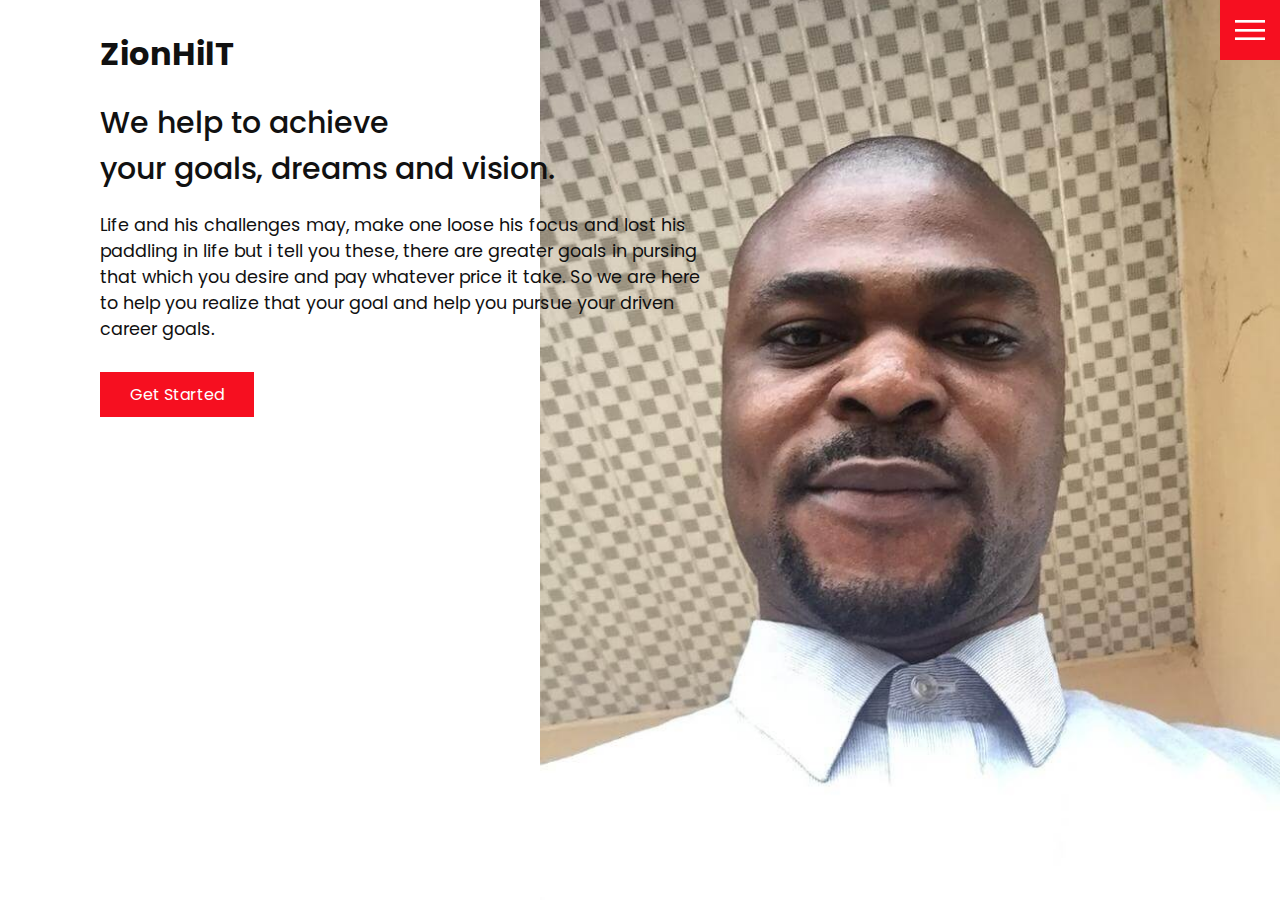
<file: index.html>
<!DOCTYPE html>
<html lang="en">
  <head>
    <meta charset="UTF-8" />
    <meta http-equiv="X-UA-Compatible" content="IE=edge" />
    <meta name="viewport" content="width=device-width, initial-scale=1.0" />

    <link rel="icon" type="image/png" sizes="32x32" href="/images/zionhilt-favicon.jpg">
    <link rel="stylesheet" href="css/style.css" />
    <title>Home | ZionHilT</title>
  </head>
  <body>
    <header>
      <div class="logo">ZionHilT</div>
      <div class="toggle"></div>
      <div class="navigation link-1">
        <ul>
          <li><a href="index.html">Home</a></li>
          <li><a href="services.html">Services</a></li>
          <li><a href="work.html">Work</a></li>
          <li><a href="contact.html">Contact</a></li>
        </ul>
        <div class="social-bar">
          <ul>
            <li>
              <a href="https://facebook.com/lisbondrich07/">
                <img src="images/facebook.png" target="_blank" alt="" />
              </a>
            </li>
            <li>
              <a href="https://twitter.com">
                <img src="images/twitter.png" target="_blank" alt="" />
              </a>
            </li>
            <li>
              <a href="https://instagram.com/onioluwafemijosh">
                <img src="images/instagram.png" target="_blank" alt="" />
              </a>
            </li>
          </ul>
        </div>
      </div>
    </header>

    <section class="home">
      <img src="images/home-img.jpg" class="home-img" alt="" />
      <div class="home-content">
        <h1>
          We help to achieve <br />
          your goals, dreams and vision.
        </h1>
        <p>
          Life and his challenges may, make one loose his focus and lost his paddling in life but i tell you these, there are greater goals in pursing that which you desire and pay whatever price it take. So we are here to help you realize that your goal and help you pursue your driven career goals. 
        </p>
        <a href="contact.html" class="btn">Get Started</a>
      </div>
    </section>

    <script src="js/script.js"></script>
  </body>
</html>
</file>
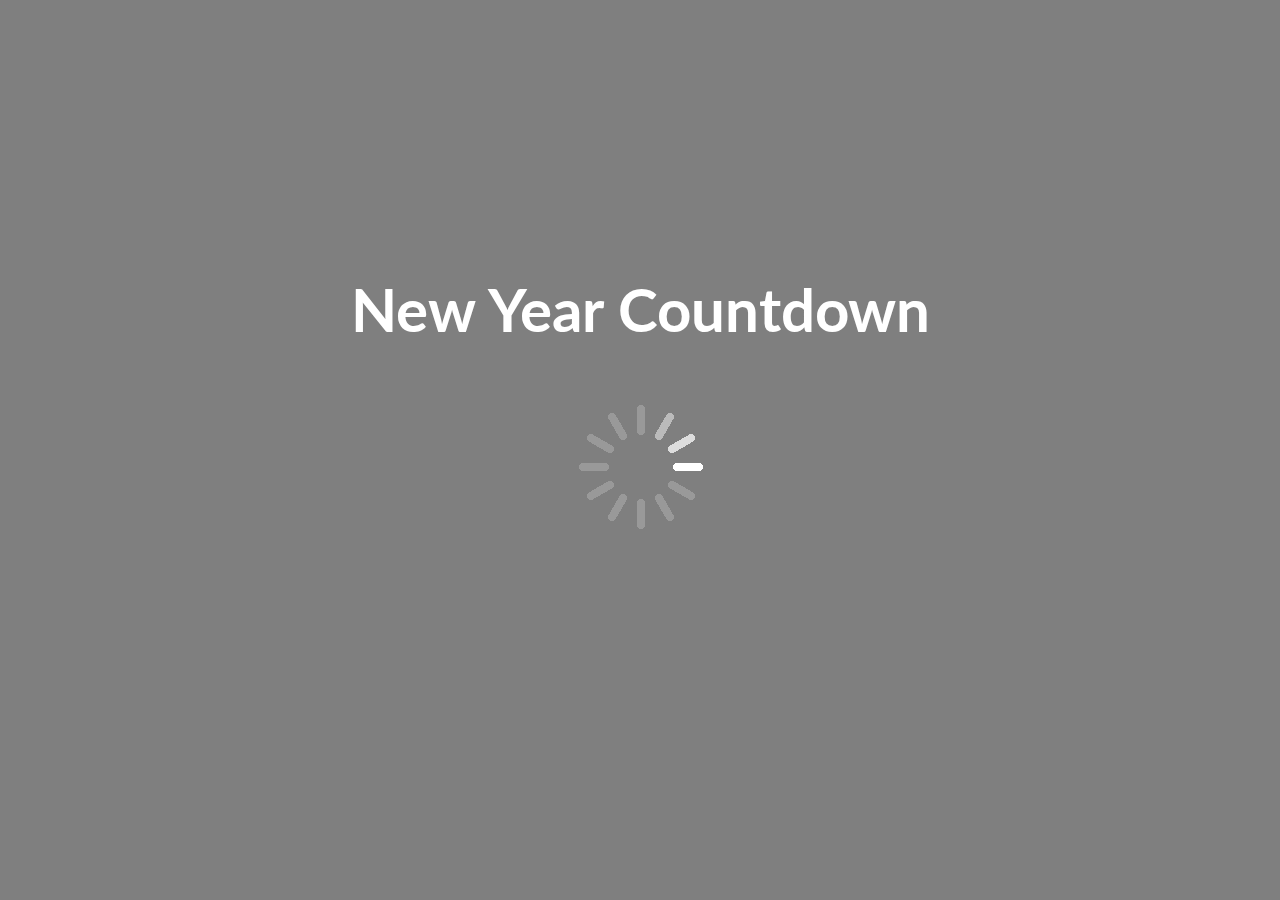
<file: links/new-year-countdown/index.html>
<!DOCTYPE html>
<html lang="en">
  <head>
    <meta charset="UTF-8" />
    <meta name="viewport" content="width=device-width, initial-scale=1.0" />
    <meta http-equiv="X-UA-Compatible" content="ie=edge" />
    <link rel="stylesheet" href="style.css" />
    <title>New Year Countdown</title>
  </head>
  <body>
    <div id="year" class="year"></div>

    <h1>New Year Countdown</h1>

    <div id="countdown" class="countdown">
      <div class="time">
        <h2 id="days">00</h2>
        <small>days</small>
      </div>
      <div class="time">
        <h2 id="hours">00</h2>
        <small>hours</small>
      </div>
      <div class="time">
        <h2 id="minutes">00</h2>
        <small>minutes</small>
      </div>
      <div class="time">
        <h2 id="seconds">00</h2>
        <small>seconds</small>
      </div>
    </div>

    <img
      src="./img/spinner.gif"
      alt="Loading..."
      id="loading"
      class="loading"
    />

    <script src="script.js"></script>
  </body>
</html>
</file>
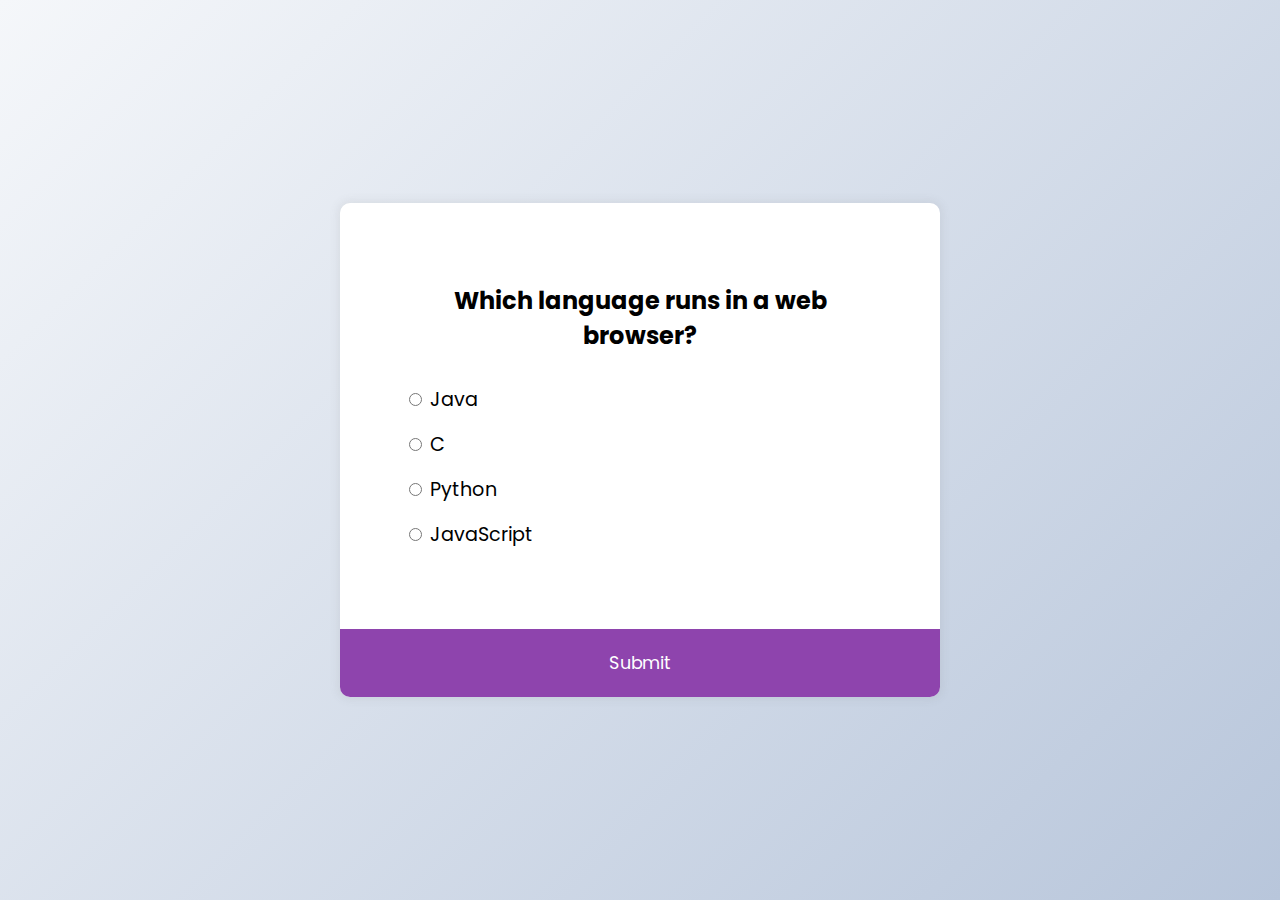
<file: links/quiz-app/index.html>
<!DOCTYPE html>
<html lang="en">
  <head>
    <meta charset="UTF-8" />
    <meta name="viewport" content="width=device-width, initial-scale=1.0" />
    <link rel="stylesheet" href="style.css" />
    <title>Quiz App | ZionHilT</title>
  </head>
  <body>
    <div class="quiz-container" id="quiz">
      <div class="quiz-header">
        <h2 id="question">Question text</h2>
        <ul>
          <li>
            <input type="radio" name="answer" id="a" class="answer">
            <label for="a" id="a_text">Question</label>
          </li>

          <li>
            <input type="radio" name="answer" id="b" class="answer">
            <label for="b" id="b_text">Question</label>
          </li>

          <li>
            <input type="radio" name="answer" id="c" class="answer">
            <label for="c" id="c_text">Question</label>
          </li>

          <li>
            <input type="radio" name="answer" id="d" class="answer">
            <label for="d" id="d_text">Question</label>
          </li>
        </ul>
      </div>
      <button id="submit">Submit</button>
    </div>
    <script src="script.js"></script>
  </body>
</html>
</file>
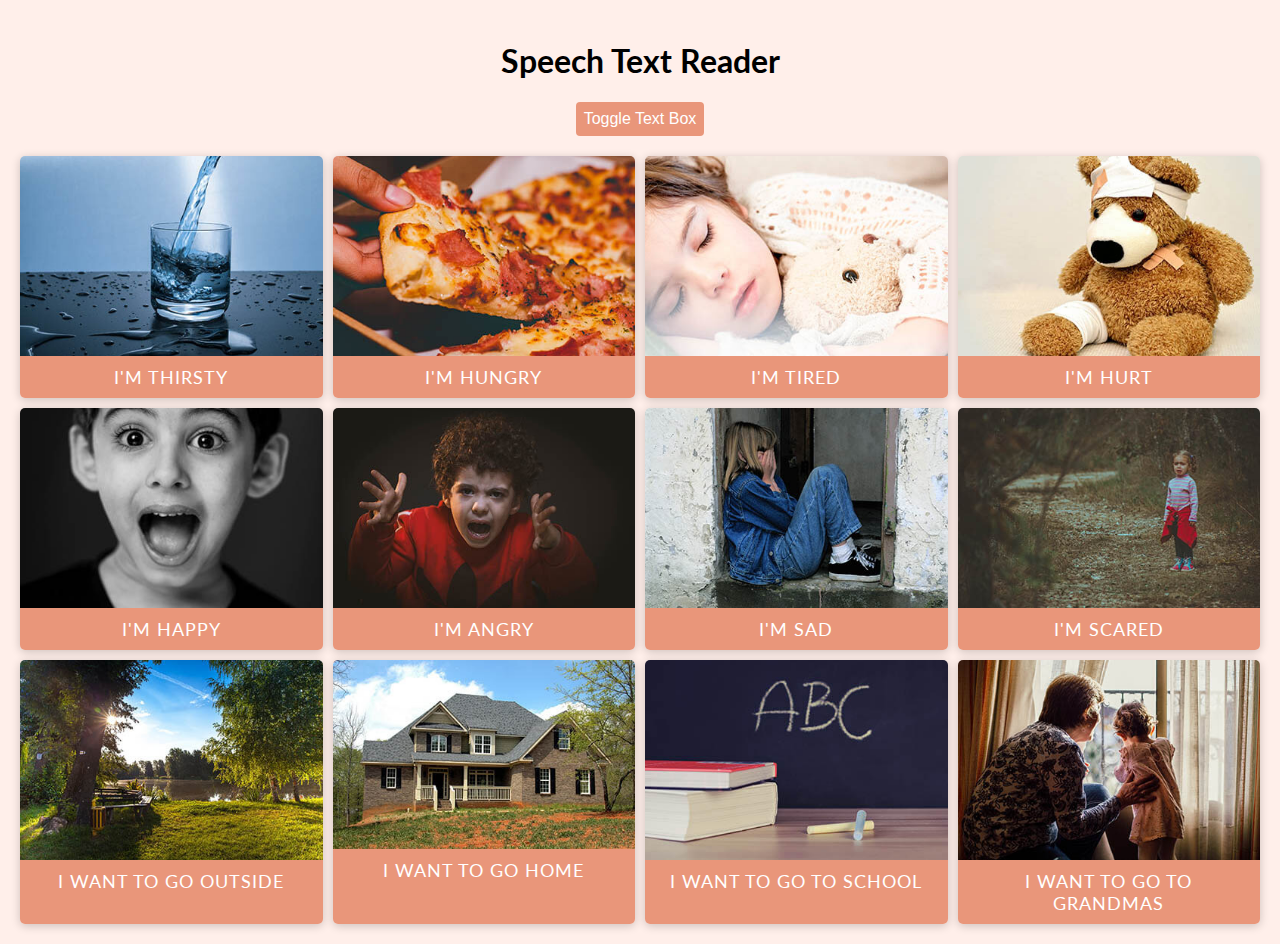
<file: links/speech-text-reader/index.html>
<!DOCTYPE html>
<html lang="en">
  <head>
    <meta charset="UTF-8" />
    <meta name="viewport" content="width=device-width, initial-scale=1.0" />
    <meta http-equiv="X-UA-Compatible" content="ie=edge" />
    <link rel="stylesheet" href="style.css" />
    <title>Speech Text Reader</title>
  </head>
  <body>
    <div class="container">
      <h1>Speech Text Reader</h1>
      <button id="toggle" class="btn btn-toggle">
        Toggle Text Box
      </button>
      <div id="text-box" class="text-box">
        <div id="close" class="close">X</div>
        <h3>Choose Voice</h3>
        <select id="voices"></select>
        <textarea id="text" placeholder="Enter text to read..."></textarea>
        <button class="btn" id="read">Read Text</button>
      </div>
      <main></main>
    </div>

    <script src="script.js"></script>
  </body>
</html>
</file>
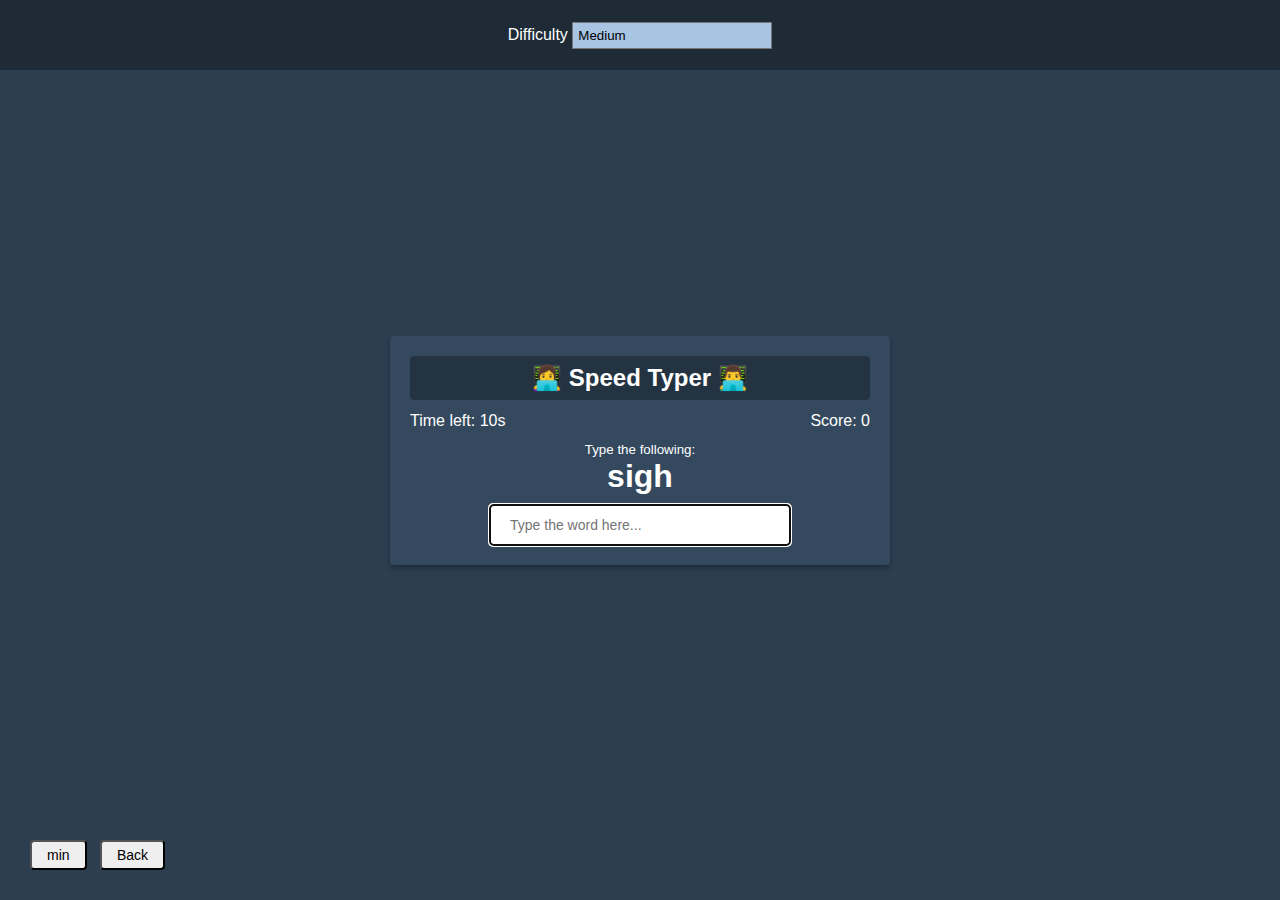
<file: links/typing-game/index.html>
<!DOCTYPE html>
<html lang="en">
  <head>
    <meta charset="UTF-8" />
    <meta name="viewport" content="width=device-width, initial-scale=1.0" />
    <meta http-equiv="X-UA-Compatible" content="ie=edge" />
    <link
      rel="stylesheet"
      href="https://cdnjs.cloudflare.com/ajax/libs/font-awesome/5.11.2/css/all.min.css"
      integrity="sha256-+N4/V/SbAFiW1MPBCXnfnP9QSN3+Keu+NlB+0ev/YKQ="
      crossorigin="anonymous"
    />
    <link rel="stylesheet" href="style.css" />
    <title>Speed Typer</title>
  </head>
  <body>
    <button id="settings-btn" class="settings-btn">
      <i class="fas fa-cog"></i>
    min</button>
    <button class="settings-btn2">
      <a href="../../work.html" >Back</a>
    </button>    

    <div id="settings" class="settings">
      <form id="settings-form">
        <div>
          <label for="difficulty">Difficulty</label>
          <select id="difficulty">
            <option value="easy">Easy</option>
            <option value="medium">Medium</option>
            <option value="hard">Hard</option>
          </select>
        </div>
      </form>
    </div>

    <div class="container">
      <h2>👩‍💻 Speed Typer 👨‍💻</h2>
      <small>Type the following:</small>

      <h1 id="word"></h1>

      <input
        type="text"
        id="text"
        autocomplete="off"
        placeholder="Type the word here..."
        autofocus
      />

      <p class="time-container">Time left: <span id="time">10s</span></p>

      <p class="score-container">Score: <span id="score">0</span></p>

      <div id="end-game-container" class="end-game-container"></div>
    </div>

    <script src="script.js"></script>
  </body>
</html>
</file>
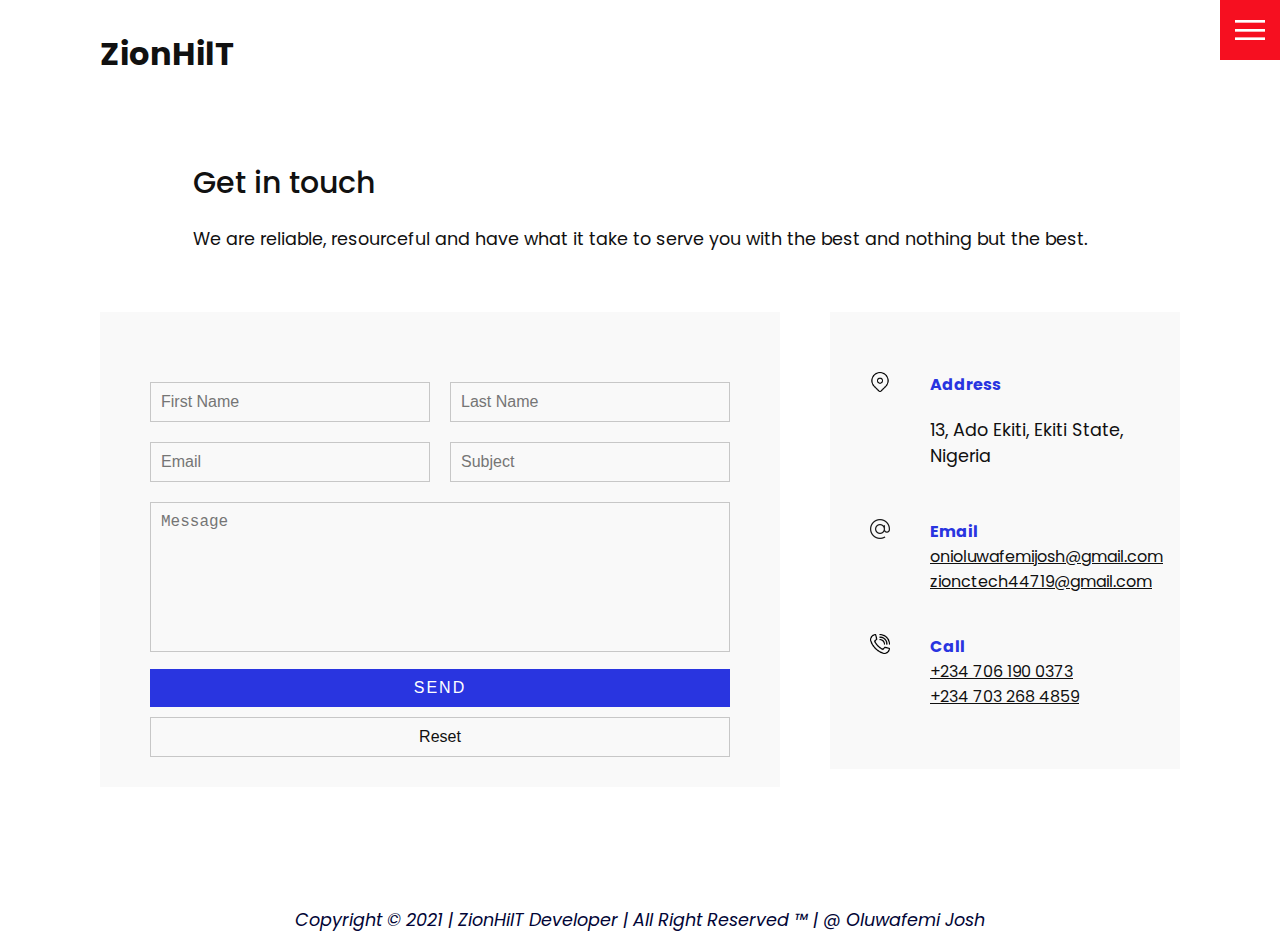
<file: contact.html>
<!DOCTYPE html>
<html lang="en">
  <head>
    <meta charset="UTF-8" />
    <meta http-equiv="X-UA-Compatible" content="IE=edge" />
    <meta name="viewport" content="width=device-width, initial-scale=1.0" />

    <link rel="icon" type="image/png" sizes="32x32" href="/images/zionhilt-favicon.jpg">
    <link rel="stylesheet" href="css/style.css" />
    <title>Contact | ZionHilT</title>
  </head>
  <body>
    <header>
      <div class="logo">ZionHilT</div>
      <div class="toggle"></div>
      <div class="navigation link-1">
        <ul>
          <li><a href="index.html">Home</a></li>
          <li><a href="services.html">Services</a></li>
          <li><a href="work.html">Work</a></li>
          <li><a href="contact.html">Contact</a></li>
        </ul>
        <div class="social-bar">
          <ul>
            <li>
              <a href="https://facebook.com">
                <img src="images/facebook.png" target="_blank" alt="" />
              </a>
            </li>
            <li>
              <a href="https://twitter.com">
                <img src="images/twitter.png" target="_blank" alt="" />
              </a>
            </li>
            <li>
              <a href="https://instagram.com">
                <img src="images/instagram.png" target="_blank" alt="" />
              </a>
            </li>
          </ul>
        </div>
      </div>
    </header>

    <section>
      <div class="title">
        <h1>Get in touch</h1>
        <p>
          We are reliable, resourceful and have what it take to serve you with the best and nothing but the best. 
        </p>
      </div>
      <div class="contact">
        <div class="contact-form">
          <form action="https://formspree.io/f/mdobobzv" method="POST">
            <div class="row">
              <div class="input50">
                <input type="text" placeholder="First Name" />
              </div>
              <div class="input50">
                <input type="text" placeholder="Last Name" />
              </div>
            </div>
            <div class="row">
              <div class="input50">
                <input type="email" name="_replyto" id="email" placeholder="Email" />
              </div>
              <div class="input50">
                <input type="text" placeholder="Subject" />
              </div>
            </div>
            <div class="row">
              <div class="input100">
                <textarea name="message" placeholder="Message"></textarea>
              </div>
            </div>
            <div class="row">
              <div class="input100">
                <input type="submit" value="Send" />
              </div>
            </div>
            <div class="row">
              <div class="input100">
                <input type="reset" value="Reset" />
              </div>
            </div>
          </form>
        </div>

        <div class="contact-info">
          <div class="info-box">
            <img src="images/address.png" class="contact-icon" alt="" />
            <div class="details">
              <h4>Address</h4>
              <p>13, Ado Ekiti, Ekiti State, Nigeria</p>
            </div>
          </div>
          <div class="info-box">
            <img src="images/email.png" class="contact-icon" alt="" />
            <div class="details">
              <h4>Email</h4>
              <a href="mailto:onioluwafemijosh@gmail.com">onioluwafemijosh@gmail.com</a>
              <a href="mailto:zionctech44719@gmail.com">zionctech44719@gmail.com</a>
            </div>
          </div>
          <div class="info-box">
            <img src="images/call.png" class="contact-icon" alt="" />
            <div class="details">
              <h4>Call</h4>
              <a href="tel:+2347061900373">+234 706 190 0373</a><br>
              <a href="tel:+2347032684859">+234 703 268 4859</a>
            </div>
          </div>
        </div>
      </div>
    </section>

    <footer class="footer">
      <p>Copyright &copy; 2021 | ZionHilT Developer | All Right Reserved &trade; | @ Oluwafemi Josh</p>
    </footer>

    <script src="js/script.js"></script>
  </body>
</html>
</file>
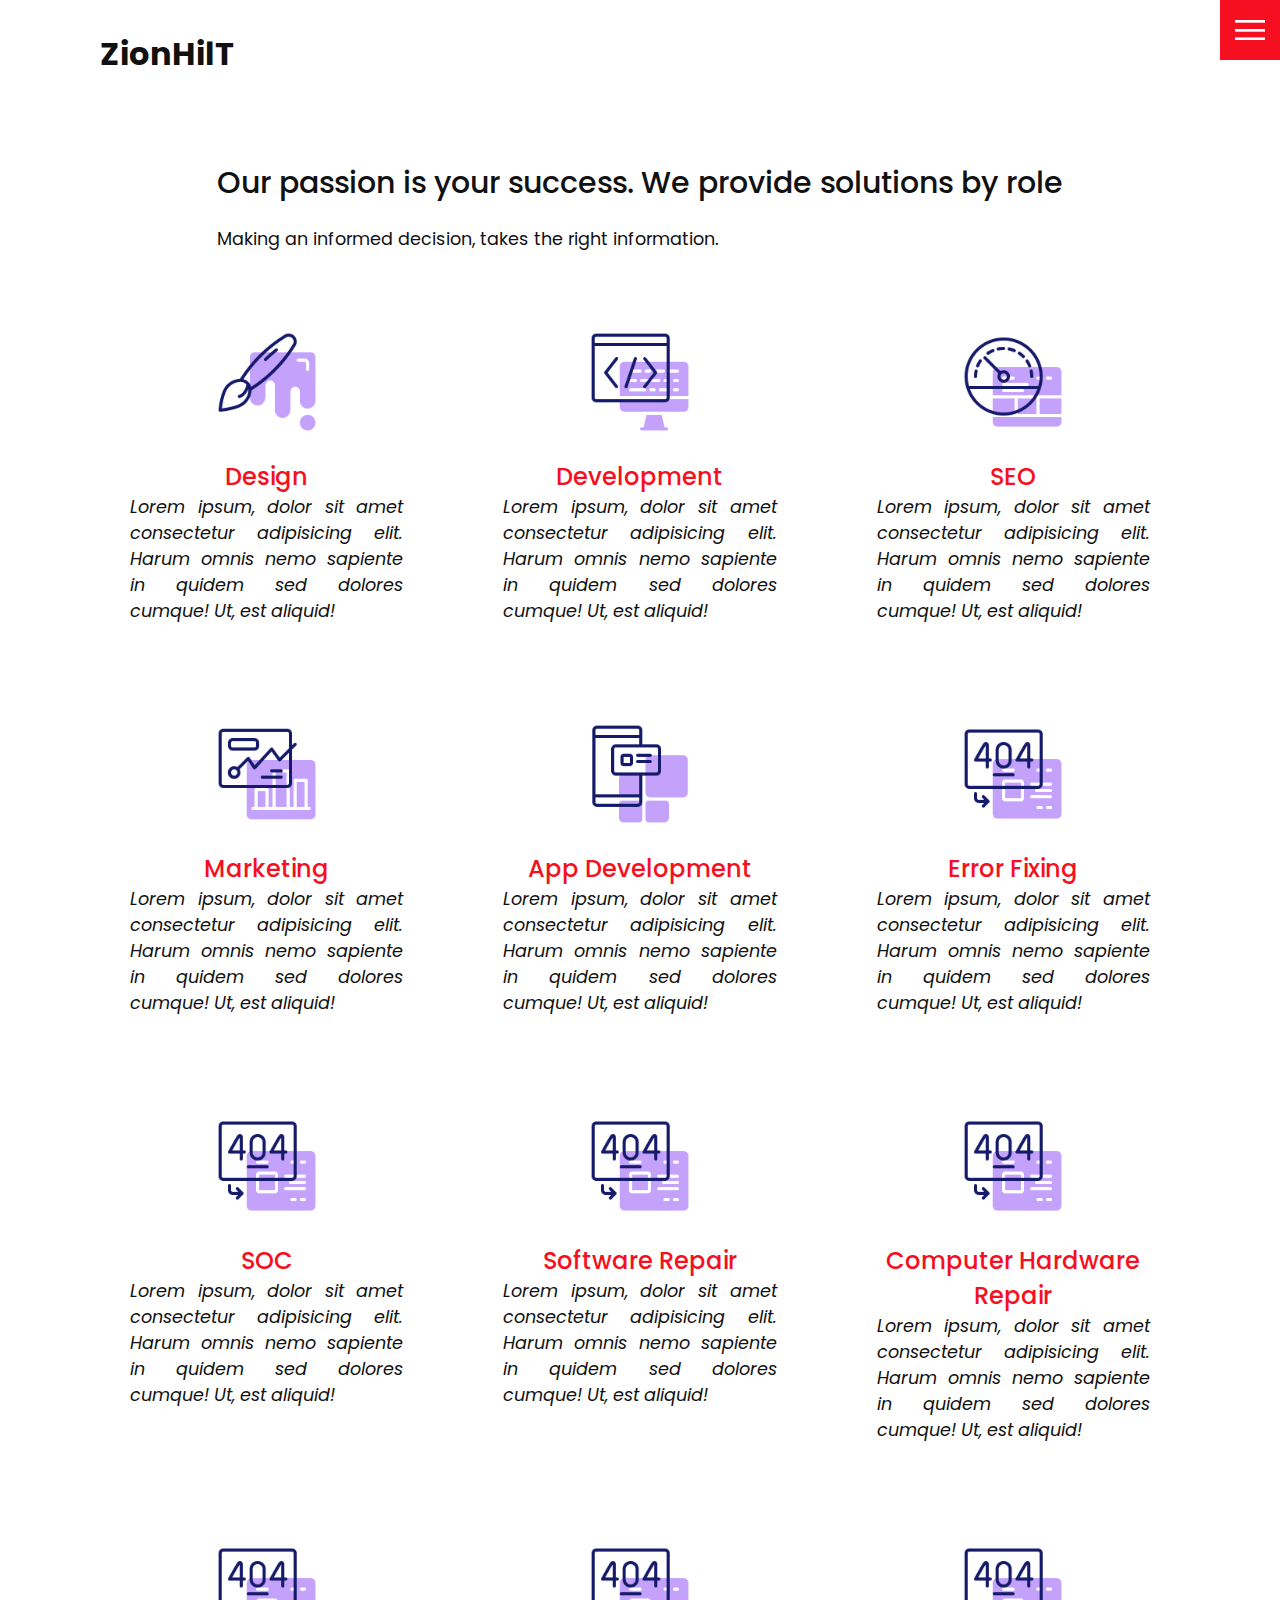
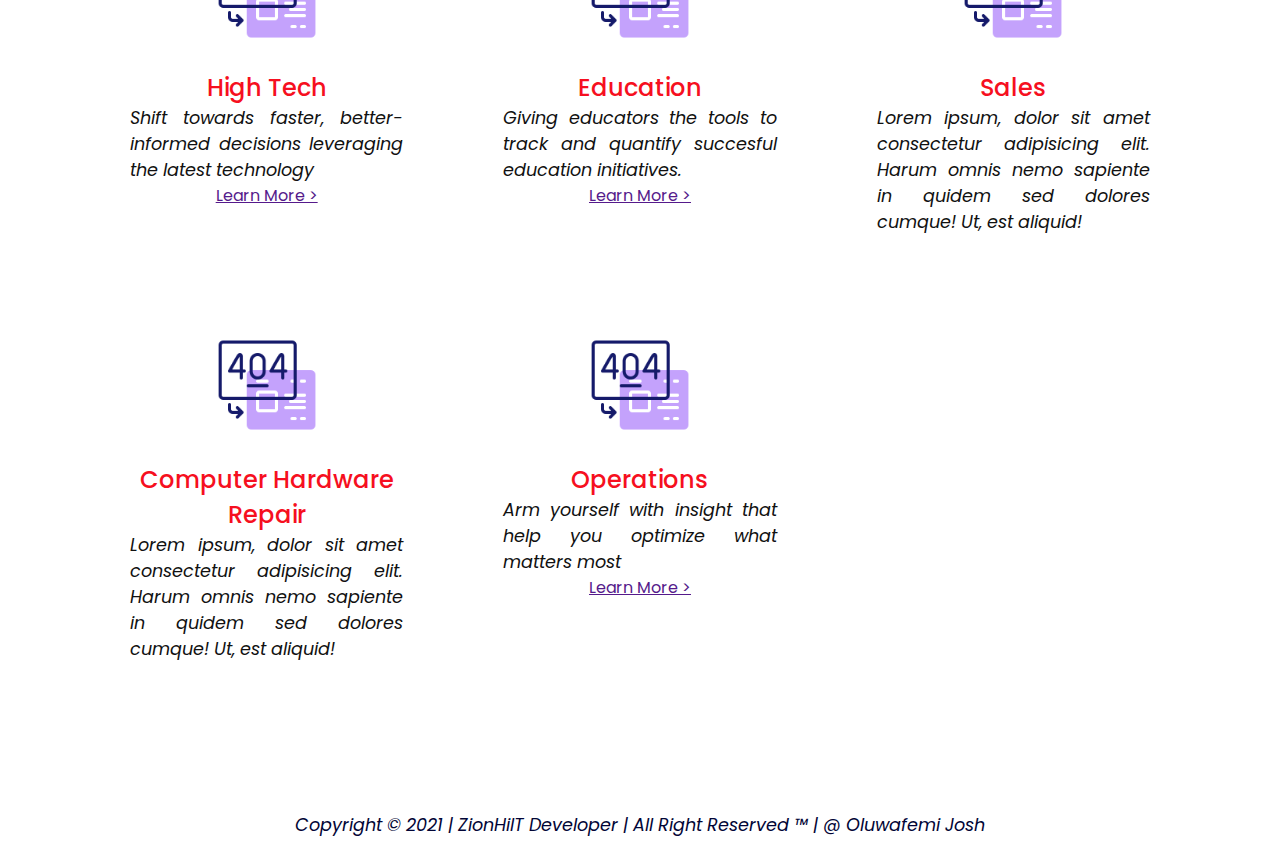
<file: services.html>
<!DOCTYPE html>
<html lang="en">
  <head>
    <meta charset="UTF-8" />
    <meta http-equiv="X-UA-Compatible" content="IE=edge" />
    <meta name="viewport" content="width=device-width, initial-scale=1.0" />

    <link rel="icon" type="image/png" sizes="32x32" href="/images/zionhilt-favicon.jpg">
    <link rel="stylesheet" href="css/style.css" />
    <title>Services | ZionHilT</title>
  </head>
  <body>
    <header>
      <div class="logo">ZionHilT</div>
      <div class="toggle"></div>
      <div class="navigation link-1">
        <ul>
          <li><a href="index.html">Home</a></li>
          <li><a href="services.html">Services</a></li>
          <li><a href="work.html">Work</a></li>
          <li><a href="contact.html">Contact</a></li>
        </ul>
        <div class="social-bar">
          <ul>
            <li>
              <a href="https://facebook.com">
                <img src="images/facebook.png" target="_blank" alt="" />
              </a>
            </li>
            <li>
              <a href="https://twitter.com">
                <img src="images/twitter.png" target="_blank" alt="" />
              </a>
            </li>
            <li>
              <a href="https://instagram.com">
                <img src="images/instagram.png" target="_blank" alt="" />
              </a>
            </li>
          </ul>
        </div>
      </div>
    </header>

    <section>
      <div class="title">
        <h1>Our passion is your success. We provide solutions by role</h1>
        <p>
          Making an informed decision, takes the right information.
        </p>
      </div>
      <div class="services">
        <div class="service">
          <div class="icon">
            <img src="images/001.png" alt="" />
          </div>
          <h2>Design</h2>
          <p>Lorem ipsum, dolor sit amet consectetur adipisicing elit. Harum omnis
            nemo sapiente in quidem sed dolores cumque! Ut, est aliquid!</p>
        </div>
        <div class="service">
          <div class="icon">
            <img src="images/002.png" alt="" />
          </div>
          <h2>Development</h2>
          <p>Lorem ipsum, dolor sit amet consectetur adipisicing elit. Harum omnis
            nemo sapiente in quidem sed dolores cumque! Ut, est aliquid!</p>
        </div>
        <div class="service">
          <div class="icon">
            <img src="images/003.png" alt="" />
          </div>
          <h2>SEO</h2>
          <p>Lorem ipsum, dolor sit amet consectetur adipisicing elit. Harum omnis
            nemo sapiente in quidem sed dolores cumque! Ut, est aliquid!</p>
        </div>
        <div class="service">
          <div class="icon">
            <img src="images/004.png" alt="" />
          </div>
          <h2>Marketing</h2>
          <p>Lorem ipsum, dolor sit amet consectetur adipisicing elit. Harum omnis
            nemo sapiente in quidem sed dolores cumque! Ut, est aliquid!</p>
        </div>
        <div class="service">
          <div class="icon">
            <img src="images/005.png" alt="" />
          </div>
          <h2>App Development</h2>
          <p>Lorem ipsum, dolor sit amet consectetur adipisicing elit. Harum omnis
            nemo sapiente in quidem sed dolores cumque! Ut, est aliquid!</p>
        </div>
        <div class="service">
          <div class="icon">
            <img src="images/006.png" alt="" />
          </div>
          <h2>Error Fixing</h2>
          <p>Lorem ipsum, dolor sit amet consectetur adipisicing elit. Harum omnis
            nemo sapiente in quidem sed dolores cumque! Ut, est aliquid!</p>
        </div>
        <div class="service">
          <div class="icon">
            <img src="images/006.png" alt="" />
          </div>
          <h2>SOC</h2>
          <p>Lorem ipsum, dolor sit amet consectetur adipisicing elit. Harum omnis
            nemo sapiente in quidem sed dolores cumque! Ut, est aliquid!</p>
        </div>
        <div class="service">
          <div class="icon">
            <img src="images/006.png" alt="" />
          </div>
          <h2>Software Repair</h2>
          <p>Lorem ipsum, dolor sit amet consectetur adipisicing elit. Harum omnis
            nemo sapiente in quidem sed dolores cumque! Ut, est aliquid!</p>
        </div>
        <div class="service">
          <div class="icon">
            <img src="images/006.png" alt="" />
          </div>
          <h2>Computer Hardware Repair</h2>
          <p>Lorem ipsum, dolor sit amet consectetur adipisicing elit. Harum omnis
            nemo sapiente in quidem sed dolores cumque! Ut, est aliquid!</p>
        </div>
        <div class="service">
          <div class="icon">
            <img src="images/006.png" alt="" />
          </div>
          <h2>High Tech</h2>
          <p>Shift towards faster, better-informed decisions leveraging the latest technology</p>
          <a href="">Learn More ></a>
        </div>
        <div class="service">
          <div class="icon">
            <img src="images/006.png" alt="" />
          </div>
          <h2>Education</h2>
          <p>Giving educators the tools to track and quantify succesful education initiatives.</p>
          <a href="">Learn More ></a>
        </div>
        <div class="service">
          <div class="icon">
            <img src="images/006.png" alt="" />
          </div>
          <h2>Sales</h2>
          <p>Lorem ipsum, dolor sit amet consectetur adipisicing elit. Harum omnis
            nemo sapiente in quidem sed dolores cumque! Ut, est aliquid!</p>
        </div>
        <div class="service">
          <div class="icon">
            <img src="images/006.png" alt="" />
          </div>
          <h2>Computer Hardware Repair</h2>
          <p>Lorem ipsum, dolor sit amet consectetur adipisicing elit. Harum omnis
            nemo sapiente in quidem sed dolores cumque! Ut, est aliquid!</p>
        </div>
        <div class="service">
          <div class="icon">
            <img src="images/006.png" alt="" />
          </div>
          <h2>Operations</h2>
          <p>Arm yourself with insight that help you optimize what matters most</p>
          <a href="">Learn More ></a>
        </div>
      </div>
    </section>

    <footer class="footer">
      <p>Copyright &copy; 2021 | ZionHilT Developer | All Right Reserved &trade; | @ Oluwafemi Josh</p>
    </footer>

    <script src="js/script.js"></script>
  </body>
</html>
</file>
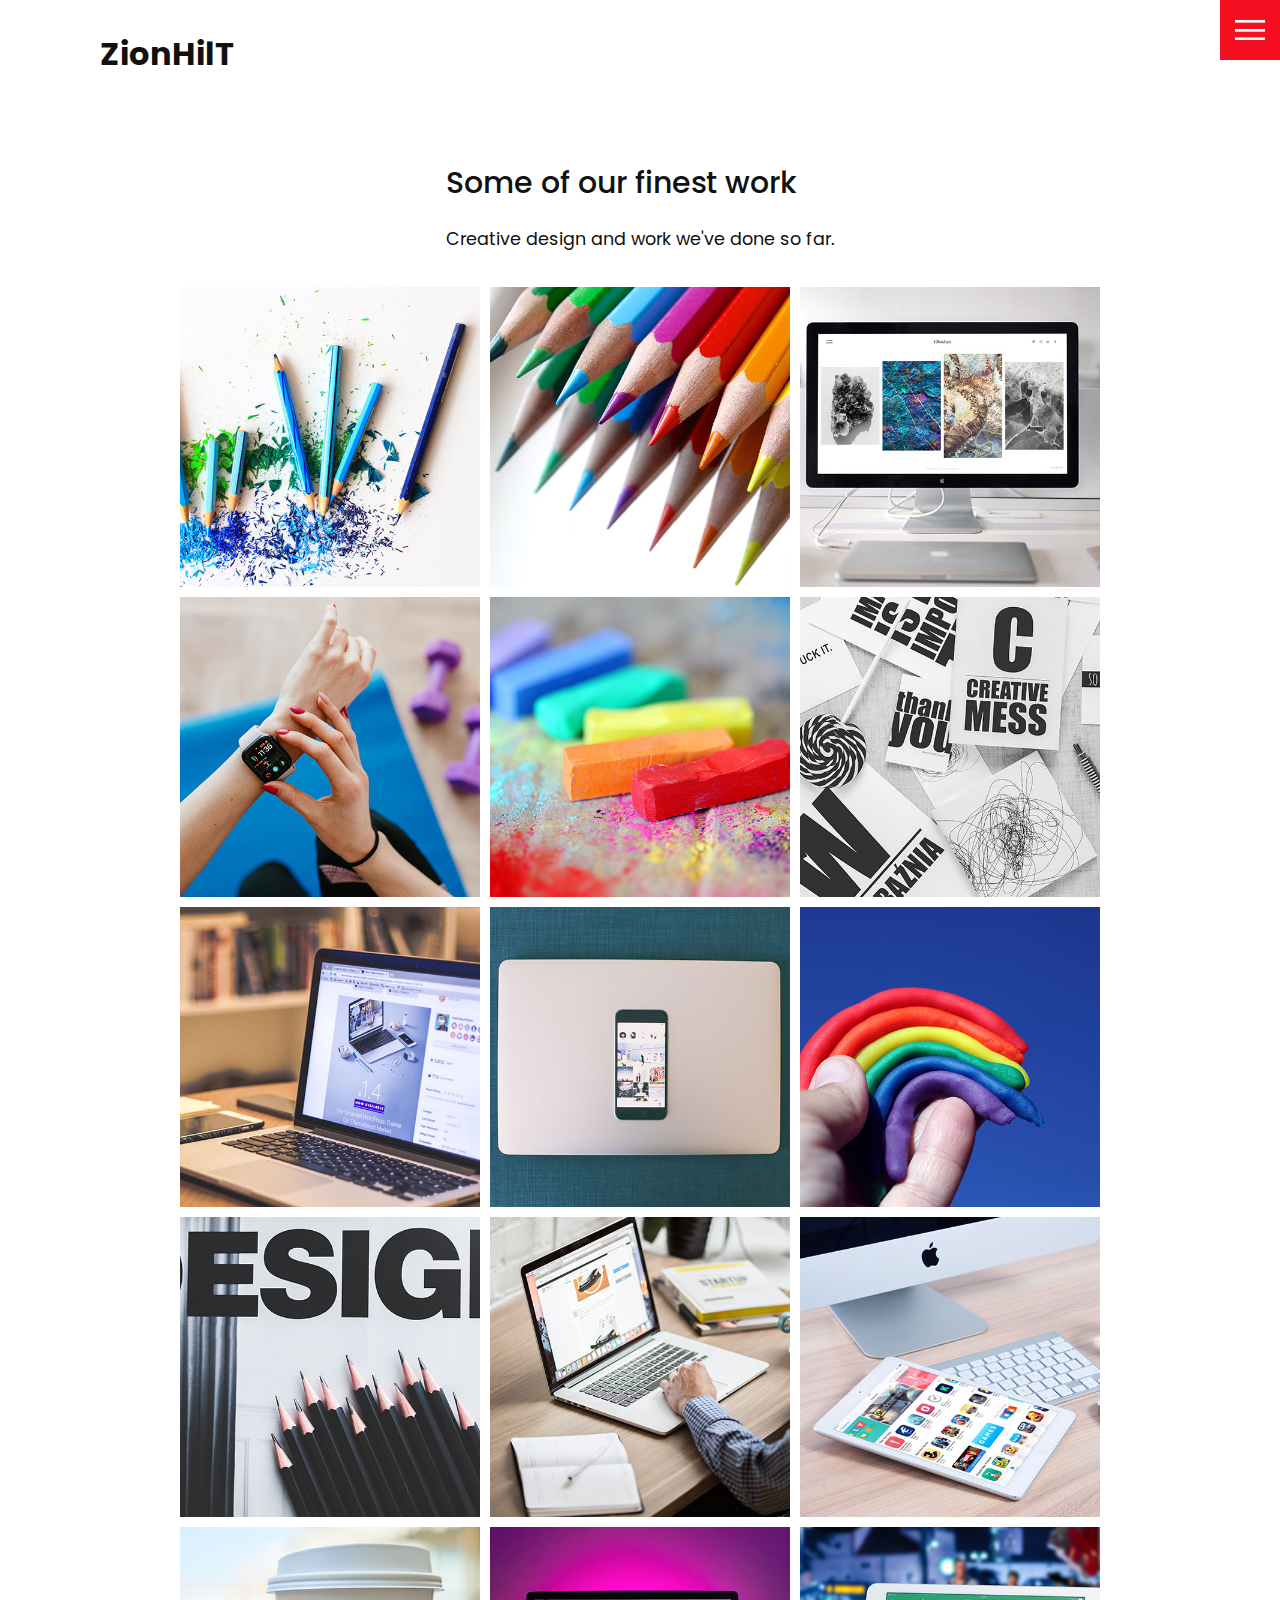
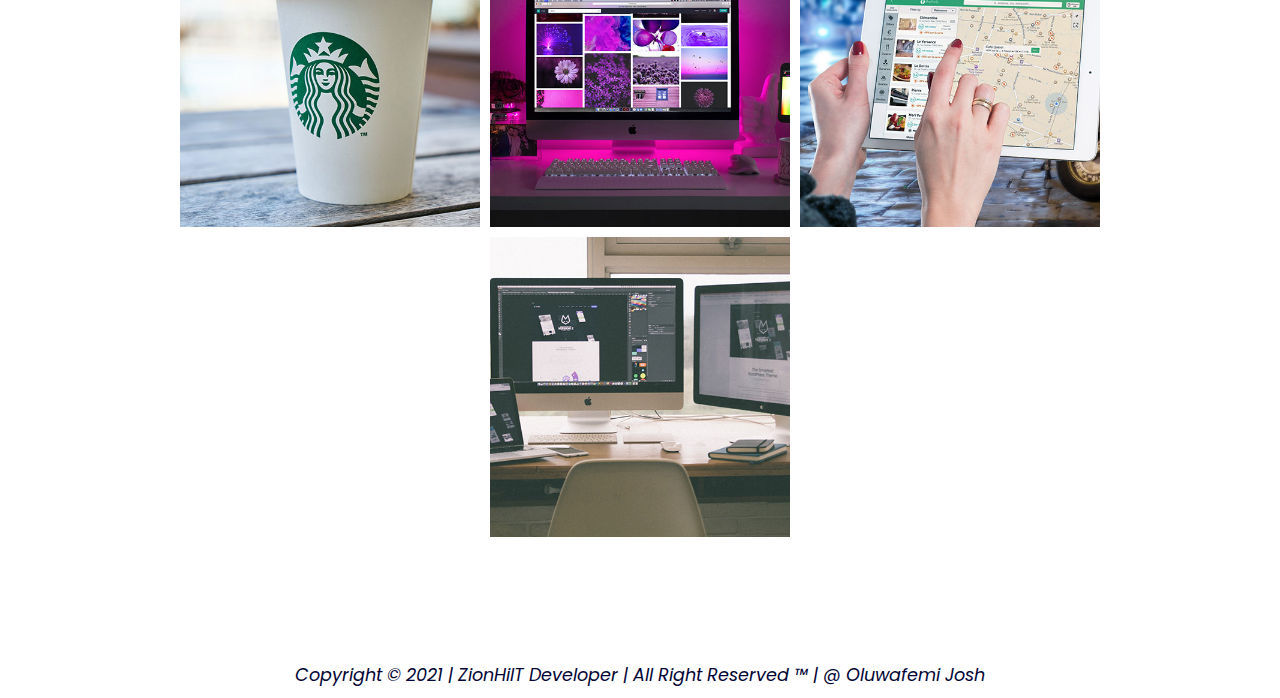
<file: work.html>
<!DOCTYPE html>
<html lang="en">
  <head>
    <meta charset="UTF-8" />
    <meta http-equiv="X-UA-Compatible" content="IE=edge" />
    <meta name="viewport" content="width=device-width, initial-scale=1.0" />

    <link rel="icon" type="image/png" sizes="32x32" href="/images/zionhilt-favicon.jpg">
    <link rel="stylesheet" href="css/style.css" />
    <title>Work | ZionHilT</title>
  </head>
  <body>
    <header>
      <div class="logo">ZionHilT</div>
      <div class="toggle"></div>
      <div class="navigation link-1">
        <ul>
          <li><a href="index.html">Home</a></li>
          <li><a href="services.html">Services</a></li>
          <li><a href="work.html">Work</a></li>
          <li><a href="contact.html">Contact</a></li>
        </ul>
        <div class="social-bar">
          <ul>
            <li>
              <a href="https://facebook.com">
                <img src="images/facebook.png" target="_blank" alt="" />
              </a>
            </li>
            <li>
              <a href="https://twitter.com">
                <img src="images/twitter.png" target="_blank" alt="" />
              </a>
            </li>
            <li>
              <a href="https://instagram.com">
                <img src="images/instagram.png" target="_blank" alt="" />
              </a>
            </li>
          </ul>
        </div>
      </div>
    </header>

    <section>
      <div class="title">
        <h1>Some of our finest work</h1>
        <p>
         Creative design and work we've done so far.
        </p>
      </div>

      <div class="portfolio">
        <div class="item">
          <img src="images/portfolio-item1.jpg" alt="" />
          <div class="action">
            <p>Text Reader</p>
            <a href="./links/speech-text-reader/index.html">Launch</a>
          </div>
        </div>
        <div class="item">
          <img src="images/portfolio-item2.jpg" alt="" />
          <div class="action">
            <p>Typing Game</p>
            <a href="./links/typing-game/index.html">Launch</a>
          </div>
        </div>
        <div class="item">
          <img src="images/portfolio-item3.jpg" alt="" />
          <div class="action">
            <p>Quiz</p>
            <a href="./links/quiz-app/index.html">Launch</a>
          </div>
        </div>
        <div class="item">
          <img src="images/portfolio-item4.jpg" alt="" />
          <div class="action">
            <p>Simple Calculator</p>
            <a href="./links/Simple Cal/index.html">Launch</a>
          </div>
        </div>
        <div class="item">
          <img src="images/portfolio-item5.jpg" alt="" />
          <div class="action">
            <p>Count Down</p>
            <a href="./links/new-year-countdown/index.html">Launch</a>
          </div>
        </div>
        <div class="item">
          <img src="images/portfolio-item6.jpg" alt="" />
          <div class="action">
            <p>Scroll Animation</p>
            <a href="./scroll-animation/index.html">Launch</a>
          </div>
        </div>
        <div class="item">
          <img src="images/portfolio-item7.jpg" alt="" />
          <div class="action">
            <a href="#">Launch</a>
          </div>
        </div>
        <div class="item">
          <img src="images/portfolio-item8.jpg" alt="" />
          <div class="action">
            <a href="#">Launch</a>
          </div>
        </div>
        <div class="item">
          <img src="images/portfolio-item9.jpg" alt="" />
          <div class="action">
            <a href="#">Launch</a>
          </div>
        </div>
        <div class="item">
          <img src="images/portfolio-item10.jpg" alt="" />
          <div class="action">
            <a href="#">Launch</a>
          </div>
        </div>
        <div class="item">
          <img src="images/portfolio-item11.jpg" alt="" />
          <div class="action">
            <a href="#">Launch</a>
          </div>
        </div>
        <div class="item">
          <img src="images/portfolio-item12.jpg" alt="" />
          <div class="action">
            <a href="#">Launch</a>
          </div>
        </div>
        <div class="item">
          <img src="images/portfolio-item13.jpg" alt="" />
          <div class="action">
            <a href="#">Launch</a>
          </div>
        </div>
        <div class="item">
          <img src="images/portfolio-item14.jpg" alt="" />
          <div class="action">
            <a href="#">Launch</a>
          </div>
        </div>
        <div class="item">
          <img src="images/portfolio-item15.jpg" alt="" />
          <div class="action">
            <a href="#">Launch</a>
          </div>
        </div>
        <div class="item">
          <img src="images/portfolio-item16.jpg" alt="" />
          <div class="action">
            <a href="#">Launch</a>
          </div>
        </div>
      </div>
    </section>

    <footer class="footer">
      <p>Copyright &copy; 2021 | ZionHilT Developer | All Right Reserved &trade; | @ Oluwafemi Josh</p>
    </footer>

    <script src="js/script.js"></script>
  </body>
</html>
</file>
<file: css/style.css>
@import url('https://fonts.googleapis.com/css?family=Poppins:200,300,400,500,600,700,800,900&display=swap');

:root {
  --primary-color: #f60f20;
  --primary-color-200: #b40b16;
  --primary-color-300: #610208;
  --secondary-color: #2935e0;
  --secondary-color-200: #0b1270;
  --secondary-color-300: #020536;

  --textFont: 'Roboto', sans-serif;
  --headingFont: 'Corinthia', cursive;


  --white: #fff;
  --grey-100: #ccc;
  --grey-200: #eee;
  --transition: all 0.3s ease-in;
}

/* BASE STYLES */
* {
  box-sizing: border-box;
  margin: 0;
  padding: 0;
}

html,
body {
  font-family: 'Poppins', sans-serif;
  color: #111;
}

h1 {
  font-size: 30px;
  font-weight: 500;
}

p {
  margin: 20px 0 10px;
  font-size: 1.1rem;
}

.container {
    max-width: 1200px;
    margin: auto;
    padding-left: 25px;
    padding-right: 25px;
}

section {
  display: flex;
  flex-direction: column;
  height: 100%;
  align-items: center;
  padding: 100px;
  margin-top: 60px;
}

section.home {
  flex-direction: row;
  margin-top: 0;
}

/* link*/
.link-1 a:before, .link-1 a:after {
  content: '';
  border-bottom: solid 1px rgb(17, 20, 110);
  position: absolute;
  bottom: 0;
  width: 0;
}

.link-1 a:before { left: 0; }
.link-1 a:after { right: 0; }

.link-1 a:hover:before, .link-1 a:hover:after {
  width: 50%;
}

.link-1 a:before, .link-1 a:after {
  -webkit-transition: all 0.3s ease;
  transition: all 0.3s ease;
}

/* BUTTON */
.btn {
  cursor: pointer;
  display: inline-block;
  background: var(--primary-color);
  color: #fff;
  text-decoration: none;
  padding: 10px 30px;
  margin: 20px 0;
  border: 0;
}

.btn:hover {
  transform: scale(0.98);
}

.logo {
  position: absolute;
  top: 30px;
  left: 100px;
  font-size: 2rem;
  font-weight: 700;
  z-index: 20;
}

/* TOGGLE */
.toggle {
  position: fixed;
  top: 0;
  right: 0;
  width: 60px;
  height: 60px;
  background: var(--primary-color) url(../images/menu.png);
  background-size: 30px;
  background-position: center;
  background-repeat: no-repeat;
  z-index: 20;
  cursor: pointer;
}

.toggle.active {
  background: var(--primary-color) url(../images/close.png);
  background-size: 25px;
  background-position: center;
  background-repeat: no-repeat;
}

/* NAVIGATION */
.navigation {
  position: fixed;
  top: 0;
  left: 100%;
  width: 100%;
  height: 100%;
  background-color: #9db2c5;
  z-index: 15;
  display: flex;
  justify-content: center;
  align-items: center;
}

.navigation.active {
  left: 0;
}

.navigation ul {
  position: relative;
}

.navigation ul li {
  position: relative;
  list-style: none;
  text-align: center;
}

.navigation ul li a {
  font-size: 2.2rem;
  color: #111;
  text-decoration: none;
  font-weight: 300;
}

.navigation ul li a:hover {
  color: var(--white);
}

.navigation ul li a img:hover {
  background-color: var(--white);
  padding: 5px;
}

.navigation .social-bar {
  position: absolute;
  top: 0;
  left: 0;
  width: 60px;
  height: 100%;
  display: flex;
  justify-content: center;
  align-items: center;
}

.navigation .social-bar a {
  display: inline-block;
  transform: scale(0.5);
}

.navigation .email-icon {
  position: absolute;
  bottom: 20px;
  transform: scale(0.5);
}

/* HOMEPAGE */
.home-content {
  position: relative;
  z-index: 10;
  max-width: 600px;
}

.home-img {
  position: absolute;
  bottom: 0;
  right: 0;
  height: 110%;
}

/* SERVICES PAGE */
.services {
  margin-top: 40px;
  display: grid;
  grid-template-columns: repeat(3, 1fr);
  gap: 40px;
  text-align: center;
}

.services .service {
  padding: 30px;
  border-radius: 15px;
}

.services .service:hover {
  box-shadow: 0 10px 30px rgba(0, 0, 0, 0.1);
  background-color: #729ec7;
  transition: all 0.3s ease-in-out;
}

.services .service h2 {
  font-size: 24px;
  font-weight: 500;
  margin-top: 20px;
  color: var(--primary-color);
}

.services .service p {
  font-style: italic;
  text-align: justify;
  margin: 0;
}

.services .service .icon img {
  max-width: 100px;
}

/* .service {
  background-color: #020536;
} */

/* WORK PAGE */
.portfolio {
  display: flex;
  flex-wrap: wrap;
  justify-content: center;
  margin-top: 20px;
}

.portfolio .item {
  position: relative;
  width: 300px;
  height: 300px;
  margin: 5px;
}

.portfolio .item img {
  width: 100%;
  height: 100%;
}

.portfolio .item .action {
  position: absolute;
  top: 0;
  left: 0;
  width: 100%;
  height: 100%;
  background: rgba(0, 0, 0, 0.8);
  display: flex;
  justify-content: center;
  align-items: center;
  opacity: 0;
  transition: 0.5s;
}

.portfolio .item:hover .action {
  opacity: 1;
}

.portfolio .item .action a {
  display: inline-block;
  color: #fff;
  text-decoration: none;
  border: 1px solid #fff;
  padding: 5px 15px;
}

.portfolio .item .action p {
  display: inline-block;
  color: #fff;
  text-decoration: none;
  border: 1px solid #fff;
  padding: 5px 15px;
  margin: 8px;
}

/* CONTACT */
.contact {
  position: relative;
  width: 100%;
  margin-top: 50px;
  display: flex;
  justify-content: space-between;
  align-items: flex-start;
}

.contact-form {
  position: relative;
  background: #f9f9f9;
  width: calc(100% - 400px);
  padding: 60px 40px 20px;
}

.contact-form form {
  width: 100%;
}

.contact-form .row {
  width: 100%;
  display: flex;
}

.contact-form .input50 {
  width: 50%;
  margin: 0 10px;
}

.contact-form .input100 {
  width: 100%;
  margin: 0 10px;
}

.contact-form .row input,
.contact-form .row textarea {
  position: relative;
  border: 1px solid rgba(0, 0, 0, 0.2);
  color: #111;
  background: transparent;
  width: 100%;
  padding: 10px;
  outline: none;
  font-size: 16px;
  font-weight: 300;
  margin: 10px 0;
  resize: none;
}

.contact-form .row textarea {
  height: 150px;
}

.contact-form .row input[type='submit'] {
  background-color: var(--secondary-color);
  color: #fff;
  margin: 0;
  text-transform: uppercase;
  letter-spacing: 2px;
  font-weight: 300;
  border: 0;
  cursor: pointer;
}

.contact-info {
  width: 350px;
  background: #f9f9f9;
  padding: 60px 40px 20px;
}

.contact-info .info-box {
  display: flex;
  align-items: flex-start;
  margin-bottom: 40px;
}

.contact-info .info-box .contact-icon {
  width: 20px;
  margin-right: 40px;
}

.contact-info .info-box .details h4 {
  color: var(--secondary-color);
}

.contact-info .info-box .details p,
.contact-info .info-box .details a {
  color: #111;
}

/* FOOTER */
.footer {
  display: inherit;
  text-align: center;
  position: relative;
  color: var(--secondary-color-300);
  font-style: italic;
}

@media (max-width: 1068px) {
  .home-img {
    display: none;
  }

  .logo {
    top: 10px;
    left: 40px;
    font-size: 1.5rem;
  }

  section {
    padding: 100px 40px;
  }

  .navigation ul li a {
    font-size: 2rem;
  }

  .services {
    grid-template-columns: repeat(2, 1fr);
  }

  .contact {
    flex-direction: column;
  }

  .contact-form {
    width: 100%;
    padding: 30px 30px 20px;
  }

  .contact-form .row {
    flex-direction: column;
  }

  .contact-form .input50,
  .contact-form .input100 {
    width: 100%;
    margin: 0;
  }

  .contact-info {
    width: 100%;
    margin-top: 20px;
    padding: 30px 30px 20px;
  }
}

@media (max-width: 768px) {
  .services {
    grid-template-columns: 1fr;
  }

  .services .service {
    box-shadow: 0 10px 30px rgba(0, 0, 0, 0.1);
  }
}
</file>
<file: links/new-year-countdown/style.css>
@import url('https://fonts.googleapis.com/css?family=Lato&display=swap');

* {
  box-sizing: border-box;
}

body {
  background-image: url('https://images.unsplash.com/photo-1467810563316-b5476525c0f9?ixlib=rb-1.2.1&ixid=eyJhcHBfaWQiOjEyMDd9&auto=format&fit=crop&w=1349&q=80');
  background-repeat: no-repeat;
  background-size: cover;
  background-position: center center;
  height: 100vh;
  color: #fff;
  font-family: 'Lato', sans-serif;
  display: flex;
  flex-direction: column;
  align-items: center;
  justify-content: center;
  text-align: center;
  margin: 0;
  overflow: hidden;
}

/* Add a dark overlay */
body::after {
  content: '';
  position: absolute;
  top: 0;
  left: 0;
  width: 100%;
  height: 100%;
  background-color: rgba(0, 0, 0, 0.5);
}

body * {
  z-index: 1;
}

h1 {
  font-size: 60px;
  margin: -80px 0 40px;
}

.year {
  font-size: 200px;
  z-index: -1;
  opacity: 0.2;
  position: absolute;
  bottom: 20px;
  left: 50%;
  transform: translateX(-50%);
}

.countdown {
  /* display: flex; */
  display: none;
  transform: scale(2);
}

.time {
  display: flex;
  flex-direction: column;
  align-items: center;
  justify-content: center;
  margin: 15px;
}

.time h2 {
  margin: 0 0 5px;
}

@media (max-width: 500px) {
  h1 {
    font-size: 45px;
  }

  .time {
    margin: 5px;
  }

  .time h2 {
    font-size: 12px;
    margin: 0;
  }

  .time small {
    font-size: 10px;
  }
}
</file>
<file: links/quiz-app/style.css>
@import url('https://fonts.googleapis.com/css2?family=Poppins:wght@200;400&display=swap');

* {
  box-sizing: border-box;
}

body {
  background-color: #b8c6db;
  background-image: linear-gradient(315deg, #b8c6db 0%, #f5f7fa 100%);
  font-family: 'Poppins', sans-serif;
  display: flex;
  align-items: center;
  justify-content: center;
  height: 100vh;
  overflow: hidden;
  margin: 0;
}

.quiz-container {
  background-color: #fff;
  border-radius: 10px;
  box-shadow: 0 0 10px 2px rgba(100, 100, 100, 0.1);
  width: 600px;
  overflow: hidden;
}

.quiz-header {
  padding: 4rem;
}

h2 {
  padding: 1rem;
  text-align: center;
  margin: 0;
}

ul {
  list-style-type: none;
  padding: 0;
}

ul li {
  font-size: 1.2rem;
  margin: 1rem 0;
}

ul li label {
  cursor: pointer;
}

button {
  background-color: #8e44ad;
  color: #fff;
  border: none;
  display: block;
  width: 100%;
  cursor: pointer;
  font-size: 1.1rem;
  font-family: inherit;
  padding: 1.3rem;
}

button:hover {
  background-color: #732d91;
}

button:focus {
  outline: none;
  background-color: #5e3370;
}
</file>
<file: links/speech-text-reader/style.css>
@import url('https://fonts.googleapis.com/css?family=Lato');

* {
  box-sizing: border-box;
}

body {
  background: #ffefea;
  font-family: 'Lato', sans-serif;
  min-height: 100vh;
  margin: 0;
}

h1 {
  text-align: center;
}

.container {
  margin: auto;
  padding: 20px;
}

.btn {
  cursor: pointer;
  background-color: darksalmon;
  border: 0;
  border-radius: 4px;
  color: #fff;
  font-size: 16px;
  padding: 8px;
}

.btn:active {
  transform: scale(0.98);
}

.btn:focus,
select:focus {
  outline: 0;
}

.btn-toggle {
  display: block;
  margin: auto;
  margin-bottom: 20px;
}

.text-box {
  width: 70%;
  position: absolute;
  top: 30%;
  left: 50%;
  transform: translate(-50%, -800px);
  background-color: #333;
  color: #fff;
  padding: 20px;
  border-radius: 5px;
  transition: all 1s ease-in-out;
}

.text-box.show {
  transform: translate(-50%, 0);
}

.text-box select {
  background-color: darksalmon;
  border: 0;
  color: #fff;
  font-size: 12px;
  height: 30px;
  width: 100%;
}

.text-box textarea {
  border: 1px #dadada solid;
  border-radius: 4px;
  font-size: 16px;
  padding: 8px;
  margin: 15px 0;
  width: 100%;
  height: 150px;
}

.text-box .btn {
  width: 100%;
}

.text-box .close {
  float: right;
  text-align: right;
  cursor: pointer;
}

main {
  display: grid;
  grid-template-columns: repeat(4, 1fr);
  grid-gap: 10px;
}

.box {
  box-shadow: 0 2px 10px rgba(0, 0, 0, 0.2);
  border-radius: 5px;
  cursor: pointer;
  display: flex;
  flex-direction: column;
  overflow: hidden;
  transition: box-shadow 0.2s ease-out;
}

.box.active {
  box-shadow: 0 0 10px 5px darksalmon;
}

.box img {
  width: 100%;
  object-fit: cover;
  height: 200px;
}

.box .info {
  background-color: darksalmon;
  color: #fff;
  font-size: 18px;
  letter-spacing: 1px;
  text-transform: uppercase;
  margin: 0;
  padding: 10px;
  text-align: center;
  height: 100%;
}

@media (max-width: 1100px) {
  main {
    grid-template-columns: repeat(3, 1fr);
  }
}

@media (max-width: 760px) {
  main {
    grid-template-columns: repeat(2, 1fr);
  }
}

@media (max-width: 500px) {
  main {
    grid-template-columns: 1fr;
  }
}
</file>
<file: links/typing-game/style.css>
* {
  box-sizing: border-box;
}

body {
  background-color: #2c3e50;
  display: flex;
  align-items: center;
  justify-content: center;
  min-height: 100vh;
  margin: 0;
  font-family: Verdana, Geneva, Tahoma, sans-serif;
}

button {
  cursor: pointer;
  font-size: 14px;
  border-radius: 4px;
  padding: 5px 15px;
}

select {
  width: 200px;
  padding: 5px;
  appearance: none;
  -webkit-appearance: none;
  -moz-appearance: none;
  border-radius: 0;
  background-color: #a7c5e3;
}

select:focus,
button:focus {
  outline: 0;
}

.settings-btn {
  position: absolute;
  bottom: 30px;
  left: 30px;
}

.settings-btn2 {
  position: absolute;
  bottom: 30px;
  left: 100px;
}

.settings-btn2 a {
  text-decoration: none;
  color: #000;
}

.settings {
  position: absolute;
  top: 0;
  left: 0;
  width: 100%;
  background-color: rgba(0, 0, 0, 0.3);
  height: 70px;
  color: #fff;
  display: flex;
  align-items: center;
  justify-content: center;
  transform: translateY(0);
  transition: transform 0.3s ease-in-out;
}

.settings.hide {
  transform: translateY(-100%);
}

.container {
  background-color: #34495e;
  padding: 20px;
  border-radius: 4px;
  box-shadow: 0 3px 5px rgba(0, 0, 0, 0.3);
  color: #fff;
  position: relative;
  text-align: center;
  width: 500px;
}

h2 {
  background-color: rgba(0, 0, 0, 0.3);
  padding: 8px;
  border-radius: 4px;
  margin: 0 0 40px;
}

h1 {
  margin: 0;
}

input {
  border: 0;
  border-radius: 4px;
  font-size: 14px;
  width: 300px;
  padding: 12px 20px;
  margin-top: 10px;
}

.score-container {
  position: absolute;
  top: 60px;
  right: 20px;
}

.time-container {
  position: absolute;
  top: 60px;
  left: 20px;
}

.end-game-container {
  background-color: inherit;
  display: none;
  align-items: center;
  justify-content: center;
  flex-direction: column;
  position: absolute;
  top: 0;
  left: 0;
  width: 100%;
  height: 100%;
  z-index: 1;
}
</file>
